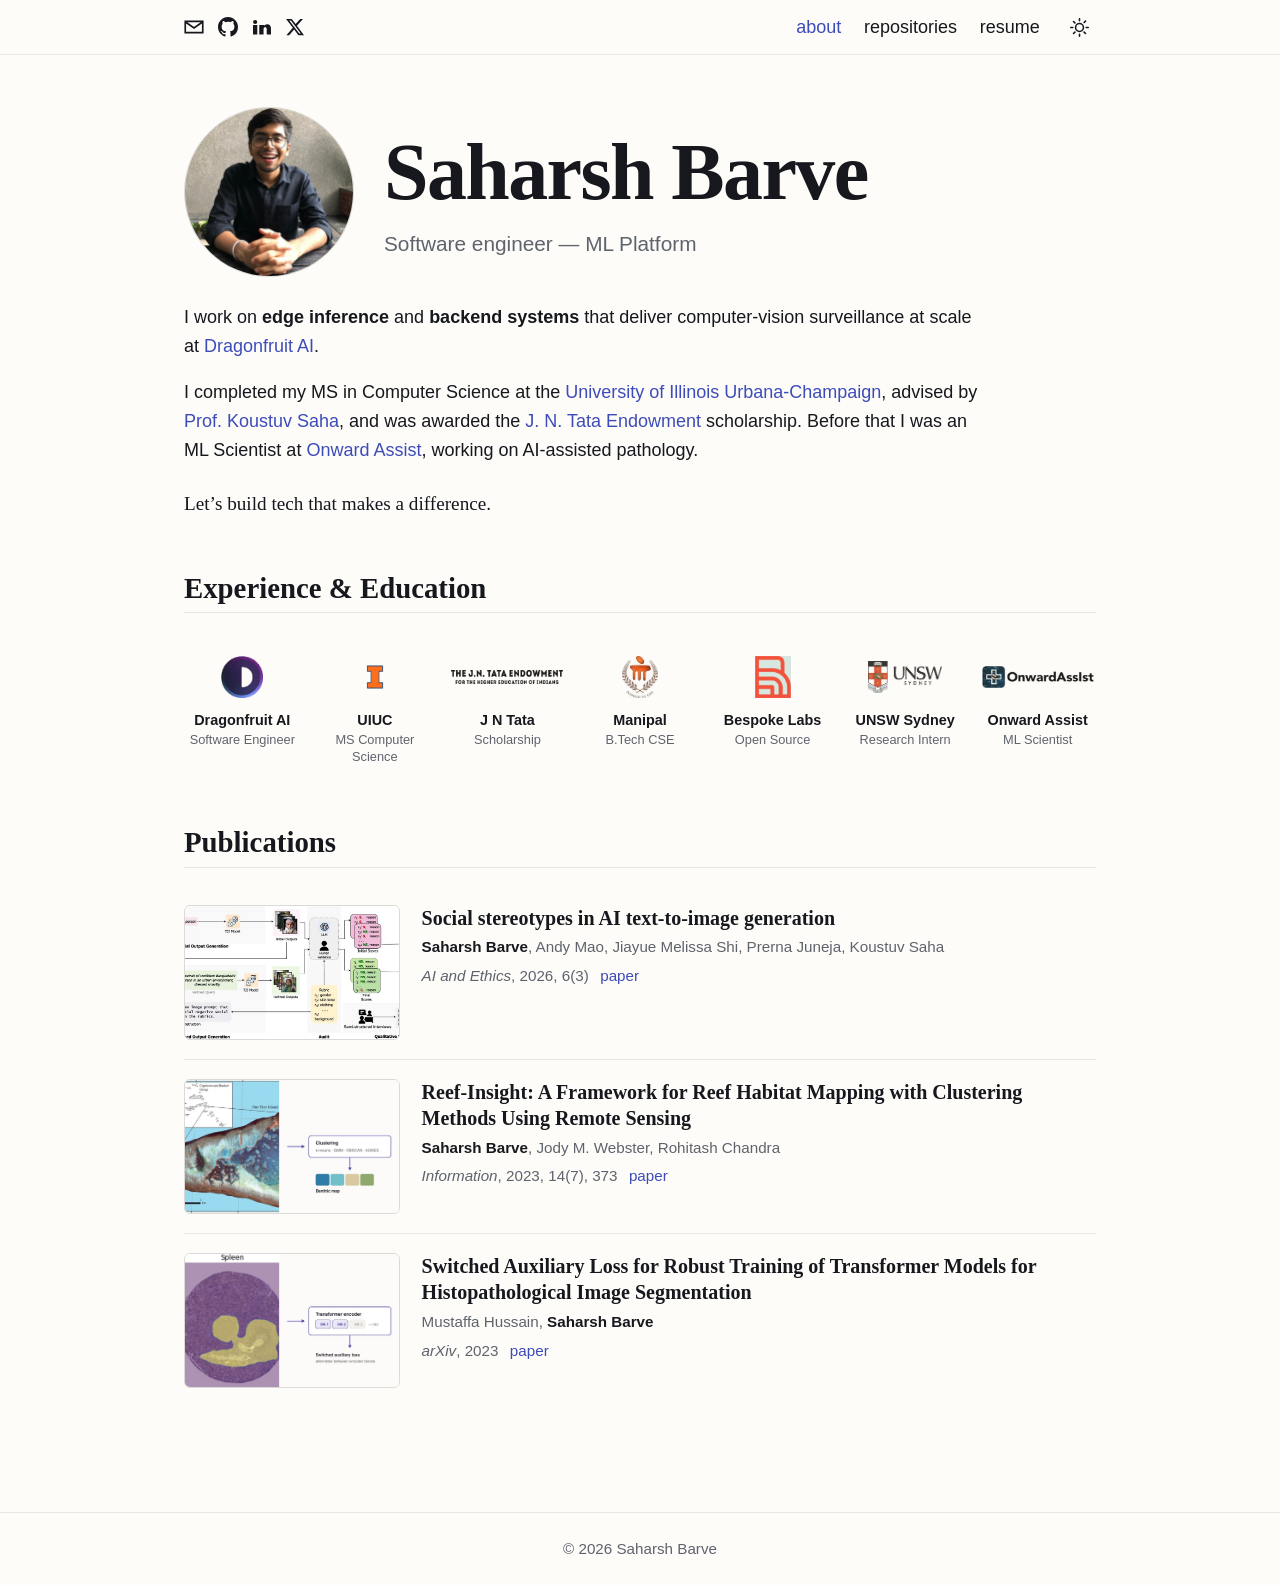
<file: index.html>
<!DOCTYPE html>
<html lang="en" prefix="og: https://ogp.me/ns#">
<head>
<meta charset="utf-8">
<meta name="viewport" content="width=device-width, initial-scale=1">
<title>Saharsh Barve</title>
<meta name="description" content="Saharsh Barve — software engineer at Dragonfruit AI. Computer vision, edge inference and LLM systems. MS CS, UIUC.">
<meta property="og:title" content="Saharsh Barve">
<meta property="og:description" content="Software engineer at Dragonfruit AI. Computer vision, edge inference and LLM systems.">
<meta property="og:type" content="website">
<meta property="og:image" content="https://saharshbarve.github.io/assets/img/profile.jpg">
<link rel="canonical" href="https://saharshbarve.github.io/">
<link rel="icon" type="image/png" href="assets/img/favicon.png">
<link rel="preload" as="image" href="assets/img/profile.jpg">
<link rel="stylesheet" href="assets/css/main.css">
<script>
  /* Resolve the theme before first paint so dark mode never flashes light. */
  (function () {
    try {
      var saved = localStorage.getItem('theme');
      if (saved === 'dark' || saved === 'light') {
        document.documentElement.setAttribute('data-theme', saved);
      }
    } catch (err) { /* storage unavailable — fall back to prefers-color-scheme */ }
  })();
</script>
</head>
<body>

<header class="site-header">
  <div class="wrap site-header__inner">
    <nav class="social" aria-label="Social links">
      <a href="mailto:saharshbarve@gmail.com" title="Email">
        <span class="visually-hidden">Email</span>
        <svg viewBox="0 0 24 24" aria-hidden="true"><path d="M1.5 5.25h21v13.5h-21zM2.6 6.6 12 13.2l9.4-6.6"  fill="none" stroke="currentColor" stroke-width="2"/></svg>
      </a>
      <a href="https://github.com/saharshbarve" title="GitHub" rel="me noopener">
        <span class="visually-hidden">GitHub</span>
        <svg viewBox="0 0 16 16" aria-hidden="true"><path d="M8 0C3.58 0 0 3.58 0 8c0 3.54 2.29 6.53 5.47 7.59.4.07.55-.17.55-.38 0-.19-.01-.82-.01-1.49-2.01.37-2.53-.49-2.69-.94-.09-.23-.48-.94-.82-1.13-.28-.15-.68-.52-.01-.53.63-.01 1.08.58 1.23.82.72 1.21 1.87.87 2.33.66.07-.52.28-.87.51-1.07-1.78-.2-3.64-.89-3.64-3.95 0-.87.31-1.59.82-2.15-.08-.2-.36-1.02.08-2.12 0 0 .67-.21 2.2.82a7.4 7.4 0 0 1 2-.27c.68 0 1.36.09 2 .27 1.53-1.04 2.2-.82 2.2-.82.44 1.1.16 1.92.08 2.12.51.56.82 1.27.82 2.15 0 3.07-1.87 3.75-3.65 3.95.29.25.54.73.54 1.48 0 1.07-.01 1.93-.01 2.2 0 .21.15.46.55.38A8.01 8.01 0 0 0 16 8c0-4.42-3.58-8-8-8Z"/></svg>
      </a>
      <a href="https://www.linkedin.com/in/saharshbarve/" title="LinkedIn" rel="me noopener">
        <span class="visually-hidden">LinkedIn</span>
        <svg viewBox="0 0 24 24" aria-hidden="true"><path d="M4.98 3.5a2.5 2.5 0 1 1 0 5 2.5 2.5 0 0 1 0-5zM2.4 21h5.16V9.5H2.4V21zM9.9 9.5V21h5.16v-6.2c0-1.64.85-2.4 1.98-2.4 1.1 0 1.8.76 1.8 2.4V21h5.16v-6.9c0-3.6-1.92-5.28-4.5-5.28-2.06 0-3.14 1.14-3.72 1.95V9.5H9.9z"/></svg>
      </a>
      <a href="https://x.com/saharshbarve" title="X" rel="me noopener">
        <span class="visually-hidden">X</span>
        <svg viewBox="0 0 24 24" aria-hidden="true"><path d="M18.24 2.25h3.31l-7.23 8.26 8.5 11.24h-6.65l-5.22-6.82-5.96 6.82H1.68l7.73-8.84L1.25 2.25h6.82l4.71 6.23 5.46-6.23zm-1.16 17.52h1.83L7.08 4.13H5.11l11.97 15.64z"/></svg>
      </a>
    </nav>

    <nav class="nav" aria-label="Main navigation">
      <a class="nav__link" href="./" aria-current="page">about</a>
      <a class="nav__link" href="repositories.html">repositories</a>
      <a class="nav__link" href="assets/resume/saharsh_barve_resume.pdf" target="_blank" rel="noopener">resume</a>
      <button class="theme-toggle" type="button" data-theme-toggle aria-label="Switch to dark theme">
        <svg class="theme-toggle__sun" viewBox="0 0 24 24" aria-hidden="true"><path d="M12 17a5 5 0 1 1 0-10 5 5 0 0 1 0 10zm0-13.5V1m0 22v-2.5M20.5 12H23M1 12h2.5m14.3-6.3 1.8-1.8M4.4 19.6l1.8-1.8m0-11.6L4.4 4.4m15.2 15.2-1.8-1.8" fill="none" stroke="currentColor" stroke-width="2" stroke-linecap="round"/></svg>
        <svg class="theme-toggle__moon" viewBox="0 0 24 24" aria-hidden="true"><path d="M21.6 13.3A9 9 0 1 1 10.7 2.4a7 7 0 0 0 10.9 10.9z"/></svg>
      </button>
    </nav>
  </div>
</header>

<main class="wrap">

  <section class="intro" aria-labelledby="name">
    <div class="intro__head">
      <img class="intro__portrait" src="assets/img/profile.jpg"
           alt="Saharsh Barve" width="676" height="676">
      <div>
        <h1 class="intro__name" id="name">Saharsh Barve</h1>
        <p class="intro__tagline">Software engineer — ML Platform</p>
      </div>
    </div>

    <div class="intro__body">
      <p>
        I work on <b>edge inference</b> and <b>backend systems</b> that deliver
        computer-vision surveillance at scale at
        <a href="https://www.dragonfruit.ai/" rel="noopener">Dragonfruit&nbsp;AI</a>.
      </p>

      <p>
        I completed my MS in Computer Science at the
        <a href="https://illinois.edu/" rel="noopener">University of Illinois Urbana-Champaign</a>,
        advised by <a href="https://www.koustuv.com/" rel="noopener">Prof. Koustuv Saha</a>,
        and was awarded the
        <a href="https://jntataendowment.org/" rel="noopener">J.&nbsp;N.&nbsp;Tata Endowment</a>
        scholarship. Before that I was an ML Scientist at
        <a href="https://onwardassist.ai/" rel="noopener">Onward Assist</a>, working on
        AI-assisted pathology.
      </p>

      <p class="intro__closer">Let’s build tech that makes a difference.</p>
    </div>

  </section>

  <section class="section" aria-labelledby="experience">
    <h2 class="section__title" id="experience">Experience &amp; Education</h2>
    <ul class="affiliations">
        <li><a class="affiliation" href="https://www.dragonfruit.ai/" rel="noopener">
          <img class="affiliation__logo" src="assets/img/logos/dragonfruit.png" alt="Dragonfruit AI" loading="lazy">
          <span class="affiliation__label"><b>Dragonfruit AI</b>Software Engineer</span></a></li>
        <li><a class="affiliation" href="https://illinois.edu/" rel="noopener">
          <img class="affiliation__logo" src="assets/img/logos/uiuc.png" alt="UIUC" loading="lazy">
          <span class="affiliation__label"><b>UIUC</b>MS Computer Science</span></a></li>
        <li><a class="affiliation" href="https://jntataendowment.org/" rel="noopener">
          <img class="affiliation__logo affiliation__logo--xwide" src="assets/img/logos/jntata.png" alt="J N Tata Endowment" loading="lazy">
          <span class="affiliation__label"><b>J N Tata</b>Scholarship</span></a></li>
        <li><a class="affiliation" href="https://manipal.edu/mit.html" rel="noopener">
          <img class="affiliation__logo" src="assets/img/logos/mahe.jpeg" alt="Manipal" loading="lazy">
          <span class="affiliation__label"><b>Manipal</b>B.Tech CSE</span></a></li>
        <li><a class="affiliation" href="https://github.com/bespokelabsai/curator" rel="noopener">
          <img class="affiliation__logo" src="assets/img/logos/bespokelabs.png" alt="Bespoke Labs" loading="lazy">
          <span class="affiliation__label"><b>Bespoke Labs</b>Open Source</span></a></li>
        <li><a class="affiliation" href="https://www.unsw.edu.au/" rel="noopener">
          <img class="affiliation__logo affiliation__logo--wide" src="assets/img/logos/unsw.png" alt="UNSW Sydney" loading="lazy">
          <span class="affiliation__label"><b>UNSW Sydney</b>Research Intern</span></a></li>
        <li><a class="affiliation" href="https://onwardassist.ai/" rel="noopener">
          <img class="affiliation__logo affiliation__logo--mid" src="assets/img/logos/onwardassist.png" alt="Onward Assist" loading="lazy">
          <span class="affiliation__label"><b>Onward Assist</b>ML Scientist</span></a></li>
    </ul>
</section>

  <section class="section" aria-labelledby="publications">
    <h2 class="section__title" id="publications">Publications</h2>
    <ol class="pub-list">

      <li class="pub">
        <img class="pub__thumb" src="assets/img/papers/stereotypes.jpg" alt="Study design for auditing and refining stereotypes in text-to-image output" loading="lazy">
        <div>
        <h3 class="pub__title">Social stereotypes in AI text-to-image generation</h3>
        <p class="pub__authors">
          <span class="me">Saharsh Barve</span>, Andy Mao, Jiayue Melissa Shi,
          Prerna Juneja, Koustuv Saha
        </p>
        <p class="pub__meta">
          <span class="pub__venue">AI and Ethics</span>, 2026, 6(3)
          <span class="pub__links">
            <a href="https://link.springer.com/article/10.1007/s43681-026-01146-8" rel="noopener">paper</a>
          </span>
        </p>
        </div>
      </li>

      <li class="pub">
        <img class="pub__thumb" src="assets/img/papers/reef.jpg" alt="Reef satellite imagery clustered into a benthic map" loading="lazy">
        <div>
        <h3 class="pub__title">
          Reef-Insight: A Framework for Reef Habitat Mapping with Clustering Methods Using Remote Sensing
        </h3>
        <p class="pub__authors">
          <span class="me">Saharsh Barve</span>, Jody M. Webster, Rohitash Chandra
        </p>
        <p class="pub__meta">
          <span class="pub__venue">Information</span>, 2023, 14(7), 373
          <span class="pub__links">
            <a href="https://doi.org/10.3390/info14070373" rel="noopener">paper</a>
          </span>
        </p>
        </div>
      </li>

      <li class="pub">
        <img class="pub__thumb" src="assets/img/papers/auxloss.jpg" alt="Histopathology tissue patch segmented by a transformer with switched auxiliary loss" loading="lazy">
        <div>
        <h3 class="pub__title">
          Switched Auxiliary Loss for Robust Training of Transformer Models for Histopathological Image Segmentation
        </h3>
        <p class="pub__authors">
          Mustaffa Hussain, <span class="me">Saharsh Barve</span>
        </p>
        <p class="pub__meta">
          <span class="pub__venue">arXiv</span>, 2023
          <span class="pub__links">
            <a href="https://arxiv.org/abs/2308.10994" rel="noopener">paper</a>
          </span>
        </p>
        </div>
      </li>

    </ol>
  </section>

</main>

<footer class="site-footer">
  <div class="wrap">© 2026 Saharsh Barve</div>
</footer>

<script src="assets/js/theme.js" defer></script>
</body>
</html>
</file>
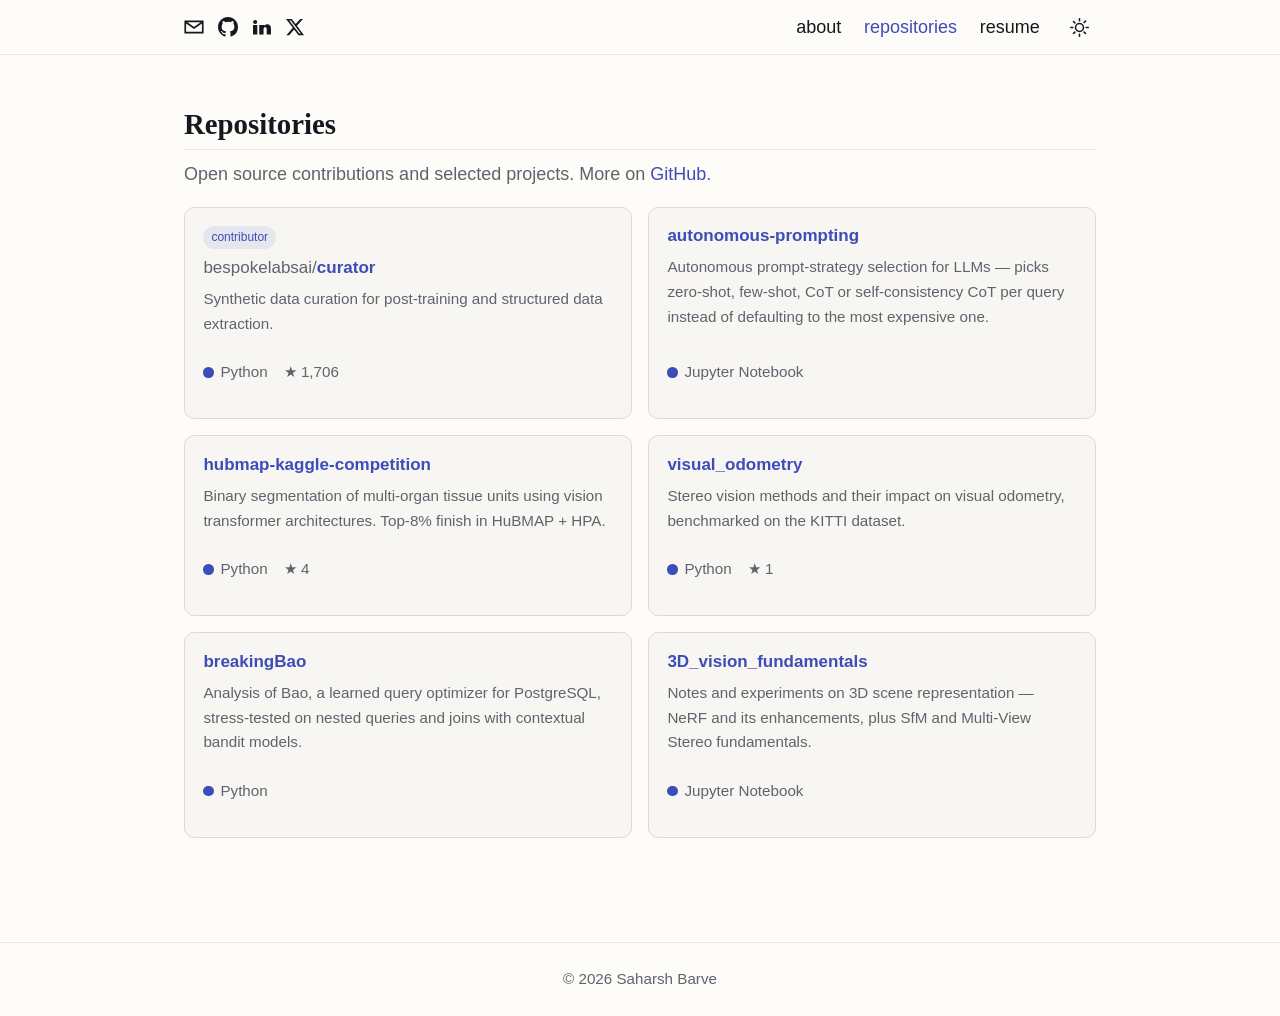
<file: repositories.html>
<!DOCTYPE html>
<html lang="en">
<head>
<meta charset="utf-8">
<meta name="viewport" content="width=device-width, initial-scale=1">
<title>Repositories — Saharsh Barve</title>
<meta name="description" content="Open source contributions and projects by Saharsh Barve.">
<link rel="canonical" href="https://saharshbarve.github.io/repositories.html">
<link rel="icon" type="image/png" href="assets/img/favicon.png">
<link rel="stylesheet" href="assets/css/main.css">
<script>
  /* Resolve the theme before first paint so dark mode never flashes light. */
  (function () {
    try {
      var saved = localStorage.getItem('theme');
      if (saved === 'dark' || saved === 'light') {
        document.documentElement.setAttribute('data-theme', saved);
      }
    } catch (err) { /* storage unavailable — fall back to prefers-color-scheme */ }
  })();
</script>
</head>
<body>

<header class="site-header">
  <div class="wrap site-header__inner">
    <nav class="social" aria-label="Social links">
      <a href="mailto:saharshbarve@gmail.com" title="Email">
        <span class="visually-hidden">Email</span>
        <svg viewBox="0 0 24 24" aria-hidden="true"><path d="M1.5 5.25h21v13.5h-21zM2.6 6.6 12 13.2l9.4-6.6" fill="none" stroke="currentColor" stroke-width="2"/></svg>
      </a>
      <a href="https://github.com/saharshbarve" title="GitHub" rel="me noopener">
        <span class="visually-hidden">GitHub</span>
        <svg viewBox="0 0 16 16" aria-hidden="true"><path d="M8 0C3.58 0 0 3.58 0 8c0 3.54 2.29 6.53 5.47 7.59.4.07.55-.17.55-.38 0-.19-.01-.82-.01-1.49-2.01.37-2.53-.49-2.69-.94-.09-.23-.48-.94-.82-1.13-.28-.15-.68-.52-.01-.53.63-.01 1.08.58 1.23.82.72 1.21 1.87.87 2.33.66.07-.52.28-.87.51-1.07-1.78-.2-3.64-.89-3.64-3.95 0-.87.31-1.59.82-2.15-.08-.2-.36-1.02.08-2.12 0 0 .67-.21 2.2.82a7.4 7.4 0 0 1 2-.27c.68 0 1.36.09 2 .27 1.53-1.04 2.2-.82 2.2-.82.44 1.1.16 1.92.08 2.12.51.56.82 1.27.82 2.15 0 3.07-1.87 3.75-3.65 3.95.29.25.54.73.54 1.48 0 1.07-.01 1.93-.01 2.2 0 .21.15.46.55.38A8.01 8.01 0 0 0 16 8c0-4.42-3.58-8-8-8Z"/></svg>
      </a>
      <a href="https://www.linkedin.com/in/saharshbarve/" title="LinkedIn" rel="me noopener">
        <span class="visually-hidden">LinkedIn</span>
        <svg viewBox="0 0 24 24" aria-hidden="true"><path d="M4.98 3.5a2.5 2.5 0 1 1 0 5 2.5 2.5 0 0 1 0-5zM2.4 21h5.16V9.5H2.4V21zM9.9 9.5V21h5.16v-6.2c0-1.64.85-2.4 1.98-2.4 1.1 0 1.8.76 1.8 2.4V21h5.16v-6.9c0-3.6-1.92-5.28-4.5-5.28-2.06 0-3.14 1.14-3.72 1.95V9.5H9.9z"/></svg>
      </a>
      <a href="https://x.com/saharshbarve" title="X" rel="me noopener">
        <span class="visually-hidden">X</span>
        <svg viewBox="0 0 24 24" aria-hidden="true"><path d="M18.24 2.25h3.31l-7.23 8.26 8.5 11.24h-6.65l-5.22-6.82-5.96 6.82H1.68l7.73-8.84L1.25 2.25h6.82l4.71 6.23 5.46-6.23zm-1.16 17.52h1.83L7.08 4.13H5.11l11.97 15.64z"/></svg>
      </a>
    </nav>

    <nav class="nav" aria-label="Main navigation">
      <a class="nav__link" href="./">about</a>
      <a class="nav__link" href="repositories.html" aria-current="page">repositories</a>
      <a class="nav__link" href="assets/resume/saharsh_barve_resume.pdf" target="_blank" rel="noopener">resume</a>
      <button class="theme-toggle" type="button" data-theme-toggle aria-label="Switch to dark theme">
        <svg class="theme-toggle__sun" viewBox="0 0 24 24" aria-hidden="true"><path d="M12 17a5 5 0 1 1 0-10 5 5 0 0 1 0 10zm0-13.5V1m0 22v-2.5M20.5 12H23M1 12h2.5m14.3-6.3 1.8-1.8M4.4 19.6l1.8-1.8m0-11.6L4.4 4.4m15.2 15.2-1.8-1.8" fill="none" stroke="currentColor" stroke-width="2" stroke-linecap="round"/></svg>
        <svg class="theme-toggle__moon" viewBox="0 0 24 24" aria-hidden="true"><path d="M21.6 13.3A9 9 0 1 1 10.7 2.4a7 7 0 0 0 10.9 10.9z"/></svg>
      </button>
    </nav>
  </div>
</header>

<main class="wrap">

  <section aria-labelledby="repos">
    <h1 class="section__title" id="repos">Repositories</h1>
    <p style="margin-top:-0.5rem;color:var(--color-muted)">
      Open source contributions and selected projects.
      More on <a href="https://github.com/saharshbarve" rel="noopener">GitHub</a>.
    </p>

    <ul class="repo-grid" data-repo-grid>

      <li class="repo" data-repo="bespokelabsai/curator">
        <span class="repo__badge">contributor</span>
        <h2 class="repo__name">
          <a href="https://github.com/bespokelabsai/curator" rel="noopener">
            <span class="repo__owner">bespokelabsai/</span>curator
          </a>
        </h2>
        <p class="repo__desc">
          Synthetic data curation for post-training and structured data extraction.
        </p>
        <p class="repo__meta">
          <span class="repo__lang"><i class="repo__dot"></i>Python</span>
          <span data-stars>★ 1,706</span>
        </p>
      </li>

      <li class="repo" data-repo="saharshbarve/autonomous-prompting">
        <h2 class="repo__name">
          <a href="https://github.com/saharshbarve/autonomous-prompting" rel="noopener">autonomous-prompting</a>
        </h2>
        <p class="repo__desc">
          Autonomous prompt-strategy selection for LLMs — picks zero-shot, few-shot,
          CoT or self-consistency CoT per query instead of defaulting to the most
          expensive one.
        </p>
        <p class="repo__meta">
          <span class="repo__lang"><i class="repo__dot"></i>Jupyter Notebook</span>
          <span data-stars></span>
        </p>
      </li>

      <li class="repo" data-repo="saharshbarve/hubmap-kaggle-competition">
        <h2 class="repo__name">
          <a href="https://github.com/saharshbarve/hubmap-kaggle-competition" rel="noopener">hubmap-kaggle-competition</a>
        </h2>
        <p class="repo__desc">
          Binary segmentation of multi-organ tissue units using vision transformer
          architectures. Top-8% finish in HuBMAP + HPA.
        </p>
        <p class="repo__meta">
          <span class="repo__lang"><i class="repo__dot"></i>Python</span>
          <span data-stars>★ 4</span>
        </p>
      </li>

      <li class="repo" data-repo="saharshbarve/visual_odometry">
        <h2 class="repo__name">
          <a href="https://github.com/saharshbarve/visual_odometry" rel="noopener">visual_odometry</a>
        </h2>
        <p class="repo__desc">
          Stereo vision methods and their impact on visual odometry, benchmarked on
          the KITTI dataset.
        </p>
        <p class="repo__meta">
          <span class="repo__lang"><i class="repo__dot"></i>Python</span>
          <span data-stars>★ 1</span>
        </p>
      </li>

      <li class="repo" data-repo="saharshbarve/breakingBao">
        <h2 class="repo__name">
          <a href="https://github.com/saharshbarve/breakingBao" rel="noopener">breakingBao</a>
        </h2>
        <p class="repo__desc">
          Analysis of Bao, a learned query optimizer for PostgreSQL, stress-tested on
          nested queries and joins with contextual bandit models.
        </p>
        <p class="repo__meta">
          <span class="repo__lang"><i class="repo__dot"></i>Python</span>
          <span data-stars></span>
        </p>
      </li>

      <li class="repo" data-repo="saharshbarve/3D_vision_fundamentals">
        <h2 class="repo__name">
          <a href="https://github.com/saharshbarve/3D_vision_fundamentals" rel="noopener">3D_vision_fundamentals</a>
        </h2>
        <p class="repo__desc">
          Notes and experiments on 3D scene representation — NeRF and its
          enhancements, plus SfM and Multi-View Stereo fundamentals.
        </p>
        <p class="repo__meta">
          <span class="repo__lang"><i class="repo__dot"></i>Jupyter Notebook</span>
          <span data-stars></span>
        </p>
      </li>

    </ul>
  </section>

</main>

<footer class="site-footer">
  <div class="wrap">© 2026 Saharsh Barve</div>
</footer>

<script src="assets/js/theme.js" defer></script>
<script src="assets/js/stars.js" defer></script>
</body>
</html>
</file>
<file: assets/css/main.css>
/* ============================================================================
   Design tokens

   Light is the default. Dark is opt-in via the toggle only — the OS setting is
   deliberately not followed, so every first visit lands on the light design.

   Palette is white/black dominant: warm paper, near-black ink, and exactly one
   accent used for links and state. Nothing else is coloured.
   ========================================================================== */

:root {
  --color-bg: oklch(99% 0.003 85);        /* warm paper, not clinical #fff */
  --color-surface: oklch(97.2% 0.004 85);
  --color-border: oklch(89% 0.005 85);
  --color-text: oklch(21% 0.012 265);     /* near-black, cool cast */
  --color-muted: oklch(50% 0.014 265);
  --color-accent: oklch(47% 0.17 272);    /* indigo */
  --color-accent-soft: oklch(47% 0.17 272 / 0.09);
  --color-rule: oklch(92.5% 0.005 85);

  /* Serif display against a system sans body — the pairing does the work a
     downloaded webfont would, at zero network cost. */
  --font-display: "Iowan Old Style", "Palatino Linotype", Palatino, Charter,
    Georgia, "Times New Roman", serif;
  --font-sans: -apple-system, BlinkMacSystemFont, "Segoe UI", Inter, Roboto,
    Helvetica, Arial, sans-serif;

  --text-sm: 0.95rem;
  --text-base: 1.125rem;
  --text-lg: 1.3rem;
  --text-name: clamp(3rem, 2.1rem + 3.8vw, 5rem);

  --space-gutter: clamp(1.25rem, 0.6rem + 2.6vw, 2.5rem);
  --space-section: clamp(2.25rem, 1.6rem + 2.2vw, 3.25rem);
  --measure: 62rem;

  --radius: 10px;
  --duration: 180ms;
  --ease: cubic-bezier(0.16, 1, 0.3, 1);
}

:root[data-theme="dark"] {
  --color-bg: oklch(17% 0.012 265);
  --color-surface: oklch(21.5% 0.014 265);
  --color-border: oklch(31% 0.016 265);
  --color-text: oklch(94% 0.005 85);
  --color-muted: oklch(70% 0.014 265);
  --color-accent: oklch(79% 0.13 272);
  --color-accent-soft: oklch(79% 0.13 272 / 0.14);
  --color-rule: oklch(27% 0.014 265);
  color-scheme: dark;
}

/* ============================================================================
   Base
   ========================================================================== */

*, *::before, *::after { box-sizing: border-box; }

html { -webkit-text-size-adjust: 100%; }

body {
  margin: 0;
  background: var(--color-bg);
  color: var(--color-text);
  font-family: var(--font-sans);
  font-size: var(--text-base);
  line-height: 1.62;
  -webkit-font-smoothing: antialiased;
}

a {
  color: var(--color-accent);
  text-decoration: none;
  transition: opacity var(--duration) var(--ease);
}
a:hover { opacity: 0.68; }
a:focus-visible,
button:focus-visible {
  outline: 2px solid var(--color-accent);
  outline-offset: 3px;
  border-radius: 3px;
}

img { max-width: 100%; height: auto; }

h1, h2, h3 { font-family: var(--font-display); font-weight: 600; line-height: 1.2; }

.wrap {
  max-width: var(--measure);
  margin-inline: auto;
  padding-inline: var(--space-gutter);
}

.visually-hidden {
  position: absolute;
  width: 1px; height: 1px;
  padding: 0; margin: -1px;
  overflow: hidden;
  clip-path: inset(50%);
  white-space: nowrap;
}

/* ============================================================================
   Header — deliberately shallow so the fold sits lower
   ========================================================================== */

.site-header {
  border-bottom: 1px solid var(--color-rule);
  background: color-mix(in oklab, var(--color-bg) 88%, transparent);
  backdrop-filter: saturate(1.6) blur(8px);
  position: sticky;
  top: 0;
  z-index: 10;
}

.site-header__inner {
  display: flex;
  align-items: center;
  justify-content: space-between;
  gap: 1.25rem;
  min-height: 3.4rem;
  flex-wrap: wrap;
}

.social { display: flex; align-items: center; gap: 0.85rem; }
.social a { color: var(--color-text); display: inline-flex; }
.social svg { width: 20px; height: 20px; fill: currentColor; display: block; }

.nav {
  display: flex;
  align-items: center;
  gap: clamp(0.85rem, 0.3rem + 1.4vw, 1.6rem);
}
.nav__link { color: var(--color-text); font-size: 1.125rem; }
.nav__link[aria-current="page"] { color: var(--color-accent); }

.theme-toggle {
  display: inline-flex;
  align-items: center;
  justify-content: center;
  width: 2.1rem; height: 2.1rem;
  padding: 0;
  background: none;
  border: none;
  border-radius: 50%;
  color: var(--color-text);
  cursor: pointer;
  transition: background var(--duration) var(--ease);
}
.theme-toggle:hover { background: var(--color-surface); }
.theme-toggle svg { width: 19px; height: 19px; fill: currentColor; }
.theme-toggle__moon { display: none; }
:root[data-theme="dark"] .theme-toggle__sun { display: none; }
:root[data-theme="dark"] .theme-toggle__moon { display: block; }

/* ============================================================================
   Intro — portrait sits on the name row, prose runs full width beneath.
   The earlier two-column version stranded the portrait: top-aligned it floated
   high beside a tall paragraph stack, and once the grid collapsed it landed
   below everything. Anchoring it to the name makes the relationship fixed at
   every width.
   ========================================================================== */

main { padding-block: var(--space-section); }

.intro__head {
  display: flex;
  align-items: center;
  gap: clamp(1.1rem, 0.6rem + 1.8vw, 1.9rem);
  margin-bottom: 1.6rem;
}

.intro__portrait {
  width: clamp(7.5rem, 5rem + 7vw, 11rem);
  aspect-ratio: 1;
  flex: none;
  border-radius: 50%;
  object-fit: cover;
  border: 1px solid var(--color-border);
}

.intro__name {
  font-size: var(--text-name);
  margin: 0 0 0.08em;
  letter-spacing: -0.02em;
}

.intro__tagline {
  color: var(--color-muted);
  font-size: var(--text-lg);
  margin: 0;
}

.intro__body { max-width: 50rem; }
.intro__body > p { margin: 0 0 1.05rem; }
.intro__body > p:last-child { margin-bottom: 0; }
.intro__body b { font-weight: 620; }
.intro__closer {
  font-family: var(--font-display);
  font-size: 1.2rem;
  color: var(--color-text);
  margin-top: 1.4rem !important;
}

/* ============================================================================
   Affiliations — one row, always. Overflow scrolls rather than wrapping into a
   ragged second line.
   ========================================================================== */

/* A grid rather than a nowrap row: at desktop width auto-fit still lays all
   seven out on one line, but on a phone it reflows to three-up instead of
   running off the side of the viewport. */
.affiliations {
  display: grid;
  grid-template-columns: repeat(auto-fit, minmax(5.5rem, 1fr));
  justify-items: center;
  gap: 1.75rem 1rem;
  margin: 0;
  padding: 1.5rem 0 0.5rem;
  list-style: none;
}

/* Each mark keeps its natural proportions — a fixed plate made the row read as
   a spreadsheet. What is shared is the invisible band the logo is centred in,
   which is enough to put every label on the same line without boxing anything. */
.affiliation {
  display: grid;
  grid-template-rows: 2.75rem auto;
  justify-items: center;
  align-items: center;
  gap: 0.75rem;
  width: 100%;
  max-width: 7rem;
  color: var(--color-text);
  text-align: center;
}
.affiliation:hover { opacity: 1; }

.affiliation__logo {
  max-height: 2.6rem;
  max-width: 100%;
  width: auto;
  height: auto;
  opacity: 0.9;
  mix-blend-mode: multiply;
  transition: opacity var(--duration) var(--ease),
              transform var(--duration) var(--ease);
}
.affiliation:hover .affiliation__logo { opacity: 1; transform: translateY(-2px); }

/* Optical sizing: a wordmark set to the same height as a square crest reads far
   heavier, because it carries that height across its whole width. */
.affiliation__logo--wide  { max-height: 1.95rem; }
.affiliation__logo--mid   { max-height: 1.5rem; }
.affiliation__logo--xwide { max-height: 1.3rem; }

/* Dark backgrounds swallow the dark wordmarks. Lifting them with a soft,
   borderless backdrop keeps the row from turning into a set of framed tiles. */
:root[data-theme="dark"] .affiliation__logo {
  mix-blend-mode: normal;
  background: rgba(255, 255, 255, 0.94);
  border-radius: 6px;
  padding: 5px 8px;
}

.affiliation__label {
  font-size: 0.8rem;
  line-height: 1.35;
  color: var(--color-muted);
}
.affiliation__label b {
  display: block;
  margin-bottom: 0.1rem;
  color: var(--color-text);
  font-weight: 600;
  font-size: 0.9rem;
  line-height: 1.25;
}

/* ============================================================================
   Sections
   ========================================================================== */

.section { margin-top: var(--space-section); }

.section__title {
  font-size: 1.8rem;
  margin: 0 0 1.1rem;
  padding-bottom: 0.45rem;
  border-bottom: 1px solid var(--color-rule);
}

/* Publications ---------------------------------------------------------- */

.pub-list { list-style: none; margin: 0; padding: 0; }

.pub {
  display: grid;
  grid-template-columns: 13.5rem minmax(0, 1fr);
  gap: 1.35rem;
  align-items: start;
  padding: 1.2rem 0;
  border-bottom: 1px solid var(--color-rule);
}
.pub:last-child { border-bottom: none; }

.pub__thumb {
  width: 100%;
  aspect-ratio: 16 / 10;
  object-fit: cover;
  border-radius: 6px;
  border: 1px solid var(--color-border);
  background: var(--color-surface);
}

.pub__title { font-size: 1.25rem; margin: 0 0 0.3rem; line-height: 1.3; }
.pub__authors { color: var(--color-muted); font-size: var(--text-sm); margin: 0 0 0.25rem; }
.pub__authors .me { color: var(--color-text); font-weight: 640; }
.pub__meta { font-size: var(--text-sm); margin: 0; color: var(--color-muted); }
.pub__venue { font-style: italic; }
.pub__links { margin-left: 0.45rem; }

@media (max-width: 40rem) {
  .pub { grid-template-columns: 1fr; gap: 0.85rem; }
  .pub__thumb { max-width: 15rem; }
}

/* Repositories ---------------------------------------------------------- */

.repo-grid {
  display: grid;
  grid-template-columns: repeat(auto-fill, minmax(min(100%, 20rem), 1fr));
  gap: 1rem;
  padding: 0;
  margin: 0;
  list-style: none;
}

.repo {
  display: flex;
  flex-direction: column;
  gap: 0.55rem;
  padding: 1.15rem;
  border: 1px solid var(--color-border);
  border-radius: var(--radius);
  background: var(--color-surface);
  transition: border-color var(--duration) var(--ease),
              transform var(--duration) var(--ease);
}
.repo:hover { border-color: var(--color-accent); transform: translateY(-2px); }

.repo__name { font-family: var(--font-sans); font-size: 1.0625rem; font-weight: 620; margin: 0; }
.repo__owner { color: var(--color-muted); font-weight: 400; }
.repo__desc { margin: 0; font-size: var(--text-sm); color: var(--color-muted); flex: 1; }
.repo__meta {
  display: flex;
  flex-wrap: wrap;
  gap: 1rem;
  font-size: var(--text-sm);
  color: var(--color-muted);
}
.repo__lang { display: inline-flex; align-items: center; gap: 0.4rem; }
.repo__dot {
  width: 0.7em; height: 0.7em;
  border-radius: 50%;
  background: var(--color-accent);
  display: inline-block;
}
.repo__badge {
  align-self: flex-start;
  font-size: 0.75rem;
  padding: 0.1rem 0.5rem;
  border-radius: 999px;
  background: var(--color-accent-soft);
  color: var(--color-accent);
}

/* ============================================================================
   Footer
   ========================================================================== */

.site-footer {
  border-top: 1px solid var(--color-rule);
  margin-top: var(--space-section);
  padding-block: 1.5rem;
  color: var(--color-muted);
  font-size: var(--text-sm);
  text-align: center;
}

/* ============================================================================
   Motion
   ========================================================================== */

@media (prefers-reduced-motion: reduce) {
  *, *::before, *::after {
    animation-duration: 0.01ms !important;
    transition-duration: 0.01ms !important;
  }
  .repo:hover { transform: none; }
}
</file>
